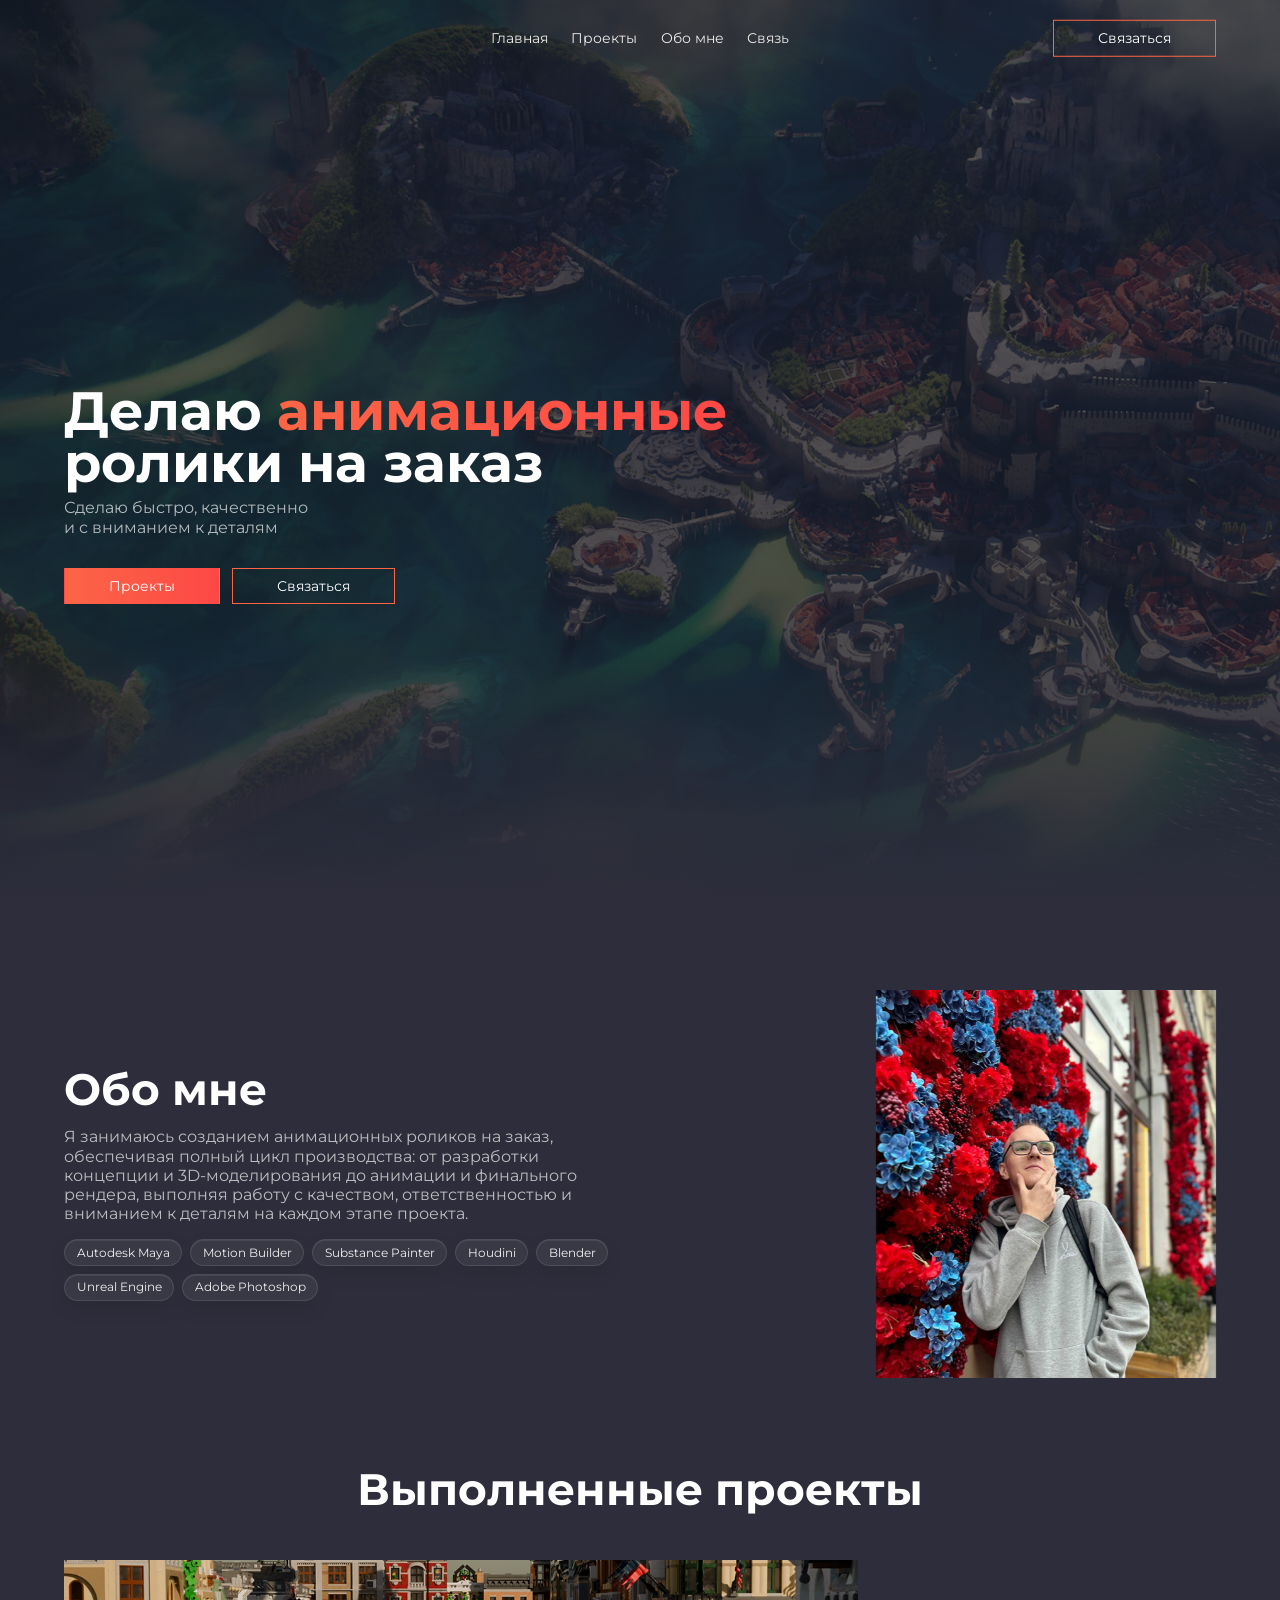
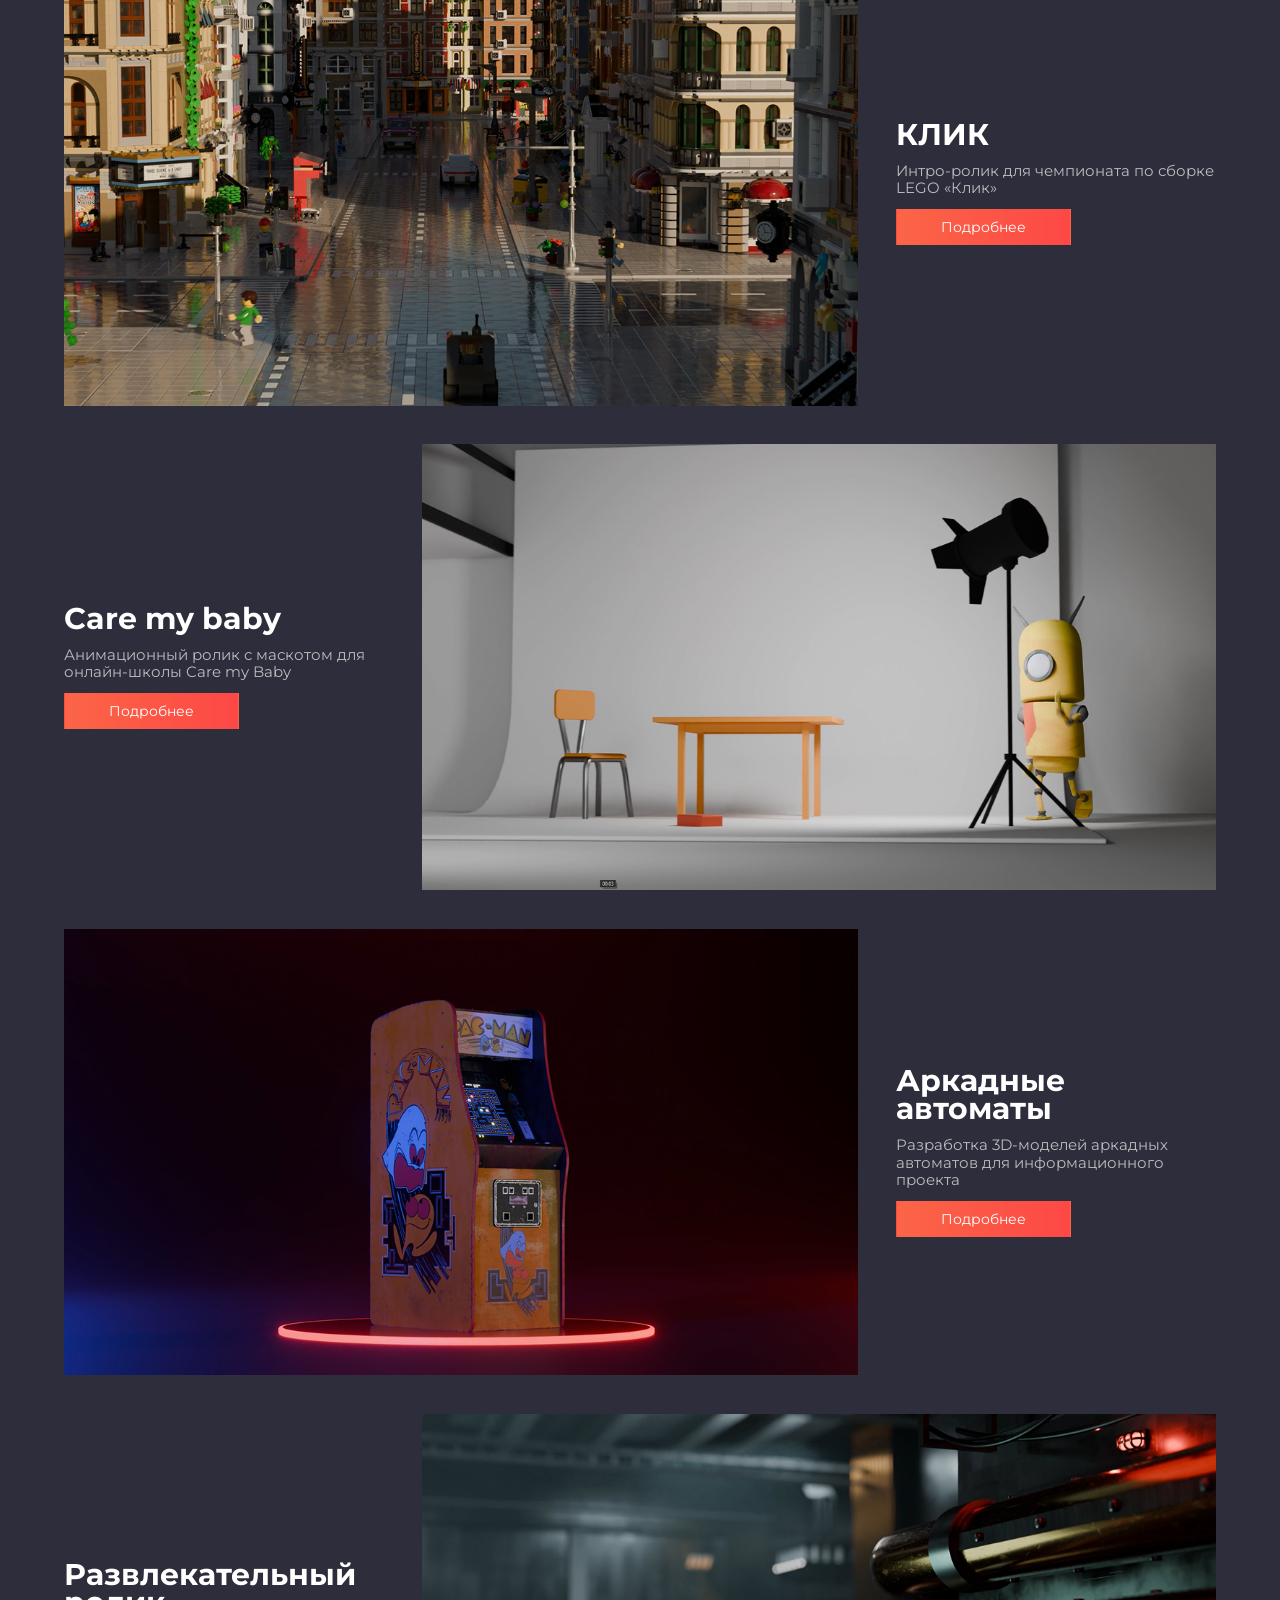
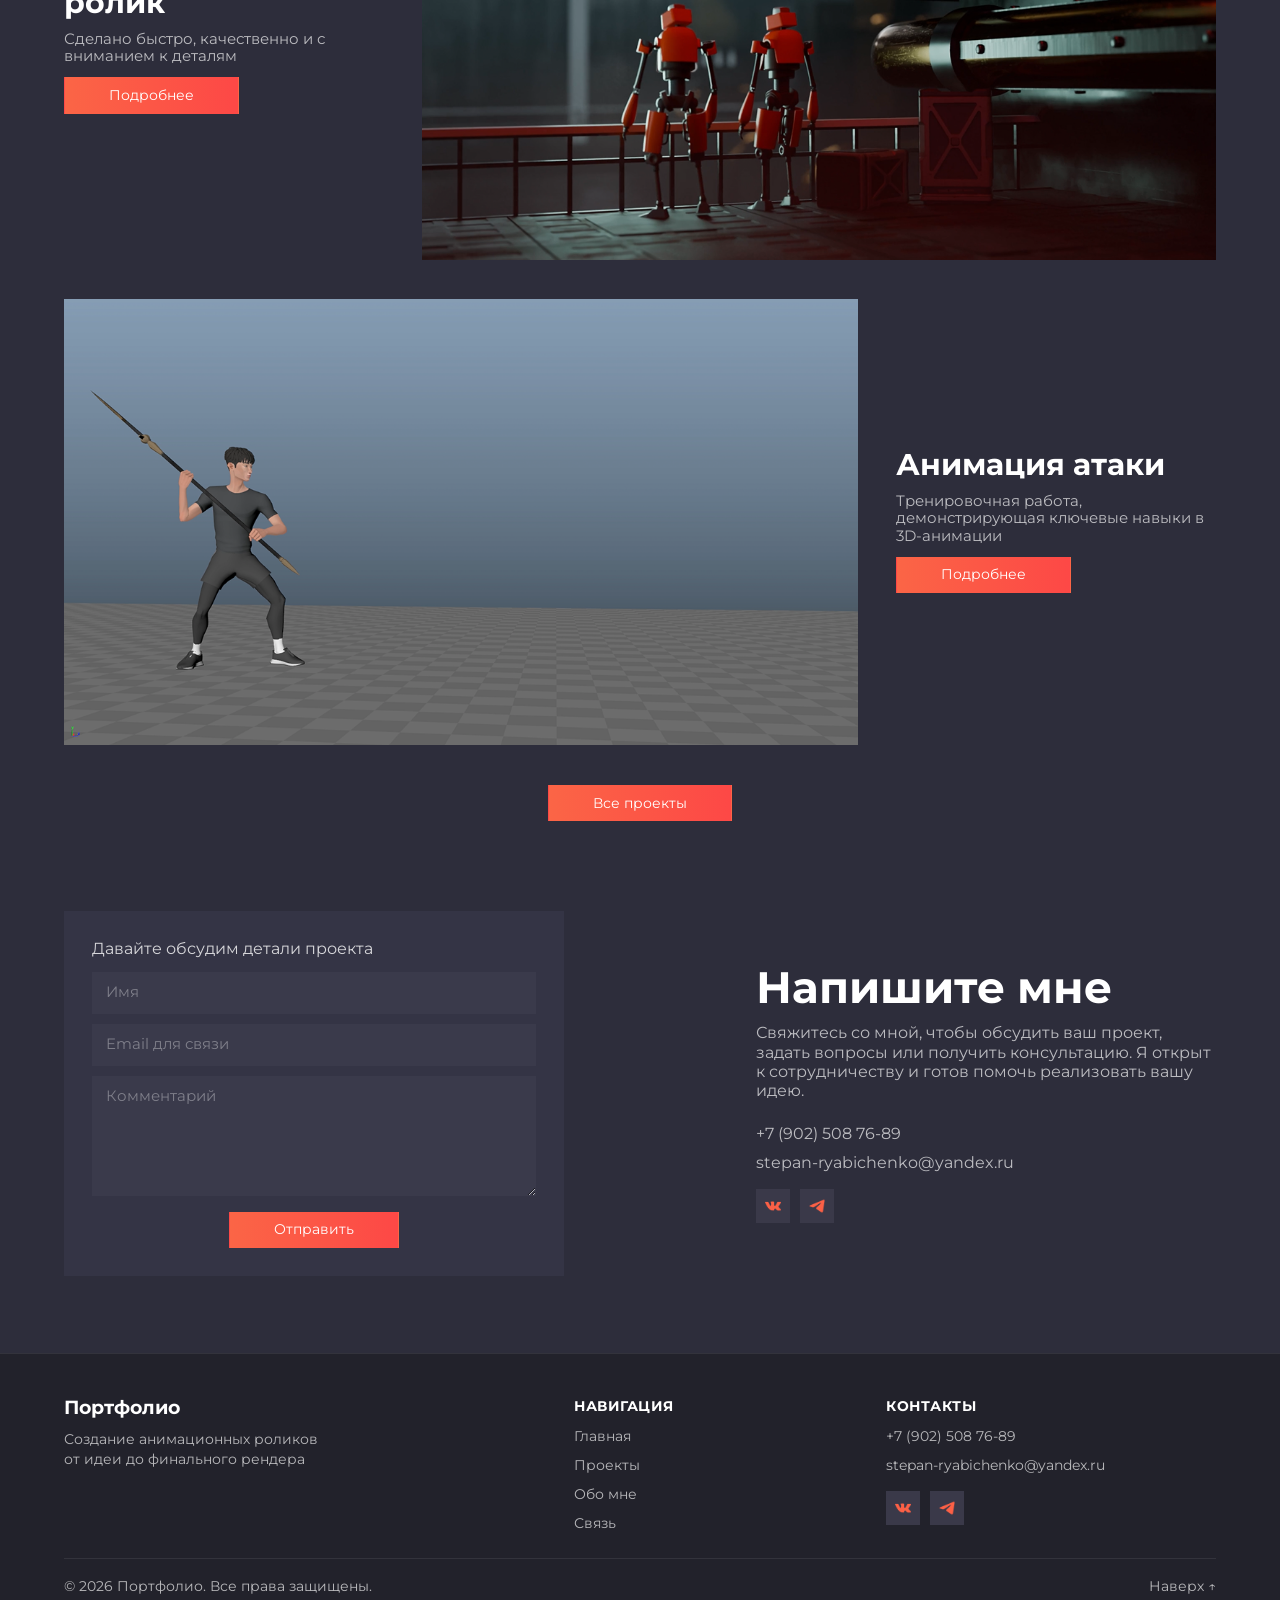
<file: index.html>
<!DOCTYPE html>
<html lang="ru">
<head>
  <meta charset="UTF-8" />
  <meta name="viewport" content="width=device-width, initial-scale=1.0" />
  <title>Портфолио 3D-аниматора</title>

  <link rel="preconnect" href="https://fonts.googleapis.com">
  <link rel="preconnect" href="https://fonts.gstatic.com" crossorigin>
  <link href="https://fonts.googleapis.com/css2?family=Montserrat:wght@400;700&display=swap" rel="stylesheet">

  <link rel="stylesheet" href="style.css" />
</head>
<body id="top">
<header class="site-header">
  <div class="container site-header__inner">
    <nav class="nav">
      <a href="#hero">Главная</a>
      <a href="cases.html">Проекты</a>
      <a href="#about">Обо мне</a>
      <a href="#contacts">Связь</a>
    </nav>
    <a class="btn btn--outline" href="#contacts">Связаться</a>
  </div>
</header>

<main>
  <section class="hero" id="hero">
    <div class="container">
      <div class="hero__content">
        <div class="hero__text reveal">
          <h1>
            Делаю <span class="text-gradient">анимационные</span><br>
            ролики на заказ
          </h1>
          <p class="hero__subtitle">
            Сделаю быстро, качественно<br>
            и с вниманием к деталям
          </p>
        </div>

        <div class="hero__actions reveal reveal-delay-1">
          <a class="btn" href="cases.html">Проекты</a>
          <a class="btn btn--outline" href="#contacts">Связаться</a>
        </div>
      </div>
    </div>
  </section>

  <section class="about section" id="about">
    <div class="container about__wrapper">
      <div class="about__content reveal-left">
        <h2>Обо мне</h2>
        <p>
          Я занимаюсь созданием анимационных роликов на заказ, обеспечивая полный
          цикл производства: от разработки концепции и 3D-моделирования до анимации
          и финального рендера, выполняя работу с качеством, ответственностью и
          вниманием к деталям на каждом этапе проекта.
        </p>

        <div class="skills">
          <span>Autodesk Maya</span>
          <span>Motion Builder</span>
          <span>Substance Painter</span>
          <span>Houdini</span>
          <span>Blender</span>
          <span>Unreal Engine</span>
          <span>Adobe Photoshop</span>
        </div>
      </div>

      <div class="about__image reveal-right">
        <img src="img/portrait.png" alt="Портрет">
      </div>
    </div>
  </section>

  <section class="projects section" id="projects">
    <div class="container">
      <h2 class="section-title reveal">Выполненные проекты</h2>

      <div class="projects-list">
        <article class="project reveal">
          <div class="project__image">
            <img src="img/project-01.png" alt="Проект КЛИК">
          </div>
          <div class="project__info">
            <h3>КЛИК</h3>
            <p>Интро-ролик для чемпионата по сборке LEGO «Клик»</p>
            <a class="btn" href="project-01.html">Подробнее</a>
          </div>
        </article>

        <article class="project project--reverse reveal">
          <div class="project__image">
            <img src="img/project-02.png" alt="Проект Care my baby">
          </div>
          <div class="project__info">
            <h3>Care my baby</h3>
            <p>Анимационный ролик с маскотом для онлайн-школы Care my Baby</p>
            <a class="btn" href="project-02.html">Подробнее</a>
          </div>
        </article>

        <article class="project reveal">
          <div class="project__image">
            <img src="img/project-03.png" alt="Аркадные автоматы">
          </div>
          <div class="project__info">
            <h3>Аркадные автоматы</h3>
            <p>Разработка 3D-моделей аркадных автоматов для информационного проекта</p>
            <a class="btn" href="project-03.html">Подробнее</a>
          </div>
        </article>

        <article class="project project--reverse reveal">
          <div class="project__image">
            <img src="img/project-04.png" alt="Развлекательный ролик">
          </div>
          <div class="project__info">
            <h3>Развлекательный ролик</h3>
            <p>Сделано быстро, качественно и с вниманием к деталям</p>
            <a class="btn" href="project-04.html">Подробнее</a>
          </div>
        </article>

        <article class="project reveal">
          <div class="project__image">
            <img src="img/project-05.png" alt="Анимационный ролик">
          </div>
          <div class="project__info">
            <h3>Анимация атаки</h3>
            <p>Тренировочная работа, демонстрирующая ключевые навыки в 3D-анимации</p>
            <a class="btn" href="project-05.html">Подробнее</a>
          </div>
        </article>
      </div>

      <div class="projects__actions reveal">
        <a class="btn" href="cases.html">Все проекты</a>
      </div>
    </div>
  </section>

  <section class="contacts section" id="contacts">
    <div class="container contacts__wrapper">
      <form id="contact-form" class="contact-form reveal-right">
        <p class="contact-form__title">Давайте обсудим детали проекта</p>

        <input type="text" id="name" name="name" placeholder="Имя" required>
        <input type="email" id="email" name="email" placeholder="Email для связи" required>
        <textarea id="message" name="message" placeholder="Комментарий" required></textarea>

        <button id="submit-btn" class="btn" type="submit">
          Отправить
        </button>
      </form>

      <div class="contacts__content reveal-left">
        <h2>Напишите мне</h2>
        <p>
          Свяжитесь со мной, чтобы обсудить ваш проект, задать вопросы или получить
          консультацию. Я открыт к сотрудничеству и готов помочь реализовать вашу идею.
        </p>

        <div class="contacts__info">
          <a href="tel:+79025087689">+7 (902) 508 76-89</a>
          <a href="mailto:stepan-ryabichenko@yandex.ru">stepan-ryabichenko@yandex.ru</a>

          <div class="socials">
            <a href="#" aria-label="VK">
              <img src="img/icon-01.png" alt="VK">
            </a>
            <a href="#" aria-label="Telegram">
              <img src="img/icon-02.png" alt="Telegram">
            </a>
          </div>
        </div>
      </div>
    </div>
  </section>
</main>

<footer class="footer">
  <div class="container footer__inner">
    <div class="footer__top">
      <div class="footer__brand">
        <p class="footer__title">Портфолио</p>
        <p class="footer__text">
          Создание анимационных роликов<br>от идеи до финального рендера
        </p>
      </div>

      <div class="footer__column">
        <p class="footer__heading">Навигация</p>
        <nav class="footer__nav">
          <a href="#hero">Главная</a>
          <a href="cases.html">Проекты</a>
          <a href="#about">Обо мне</a>
          <a href="#contacts">Связь</a>
        </nav>
      </div>

      <div class="footer__column">
        <p class="footer__heading">Контакты</p>
        <div class="footer__contacts">
          <a href="tel:+79025087689">+7 (902) 508 76-89</a>
          <a href="mailto:stepan-ryabichenko@yandex.ru">stepan-ryabichenko@yandex.ru</a>

          <div class="socials footer__socials">
            <a href="#" aria-label="VK">
              <img src="img/icon-01.png" alt="VK">
            </a>
            <a href="#" aria-label="Telegram">
              <img src="img/icon-02.png" alt="Telegram">
            </a>
          </div>
        </div>
      </div>
    </div>

    <div class="footer__bottom">
      <p>© 2026 Портфолио. Все права защищены.</p>
      <a class="footer__back" href="#top">Наверх ↑</a>
    </div>
  </div>
</footer>

<script src="script4.js"></script>
<script src="scroll-animations.js"></script>
</body>
</html>
</file>
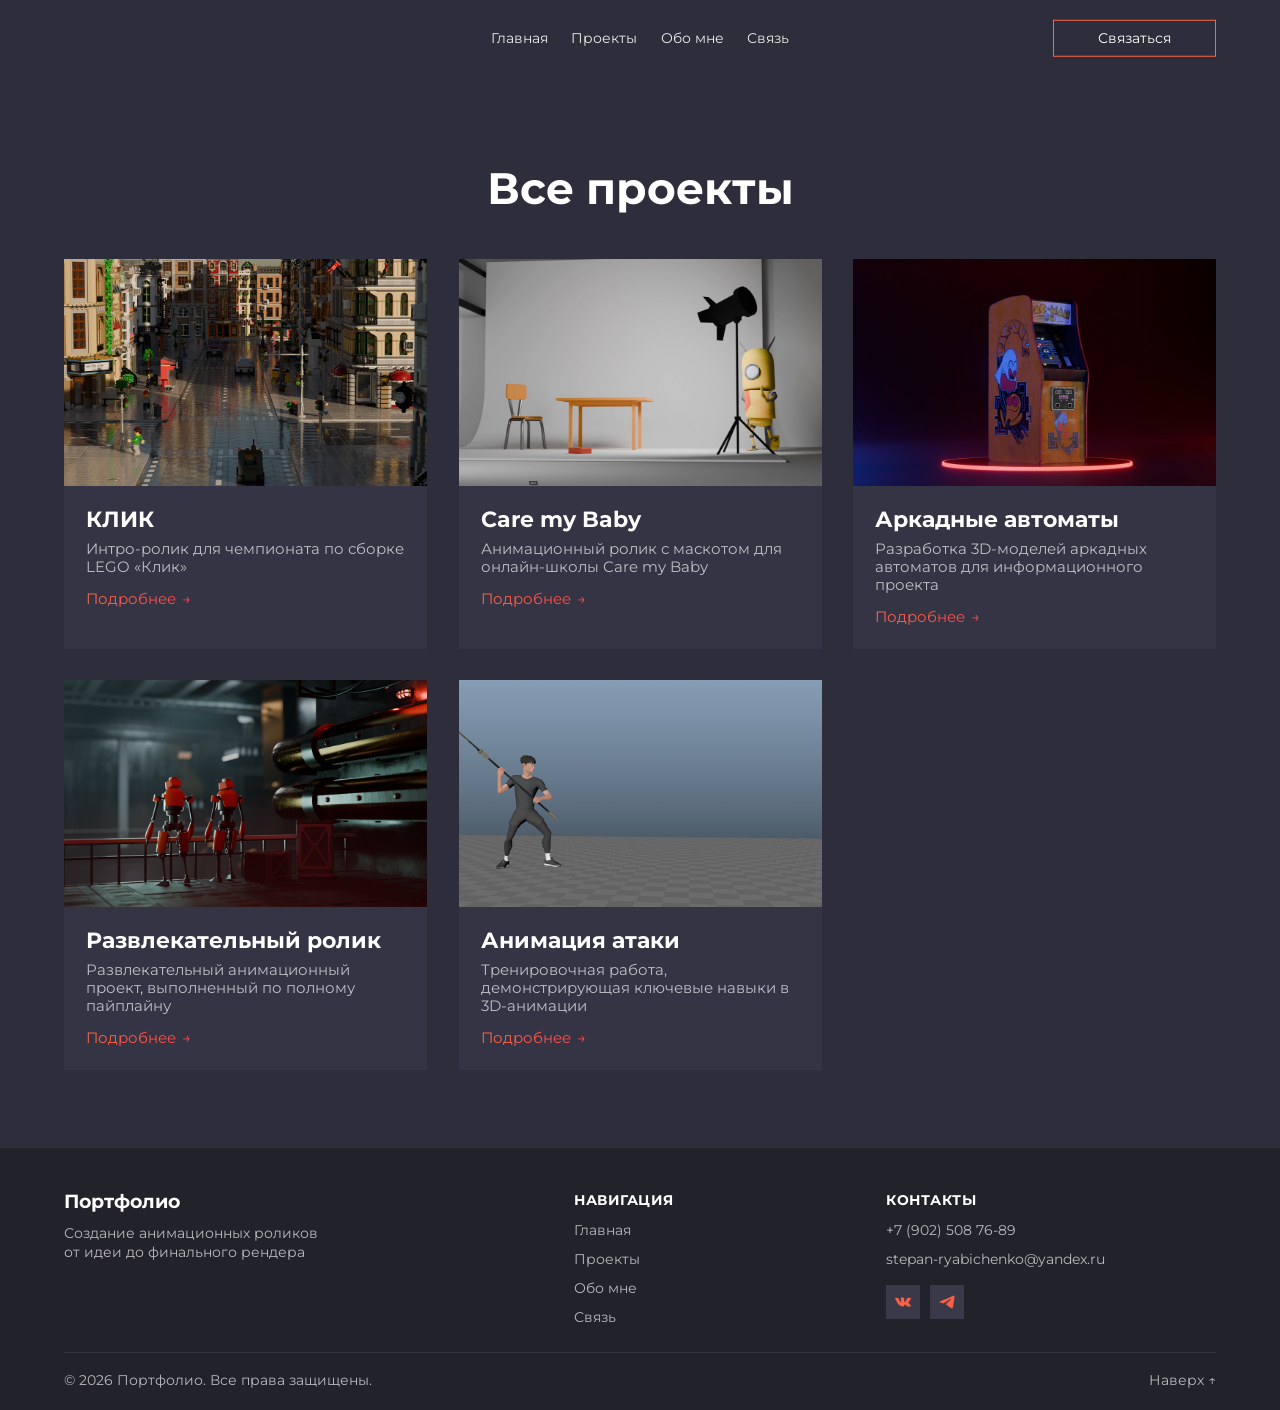
<file: cases.html>
<!DOCTYPE html>
<html lang="ru">
<head>
  <meta charset="UTF-8" />
  <meta name="viewport" content="width=device-width, initial-scale=1.0" />
  <title>Проекты — Портфолио 3D-аниматора</title>

  <link rel="preconnect" href="https://fonts.googleapis.com">
  <link rel="preconnect" href="https://fonts.gstatic.com" crossorigin>
  <link href="https://fonts.googleapis.com/css2?family=Montserrat:wght@400;700&display=swap" rel="stylesheet">

  <link rel="stylesheet" href="style.css" />
</head>
<body id="top">

<header class="site-header site-header--static">
  <div class="container site-header__inner">
    <nav class="nav">
      <a href="index.html#hero">Главная</a>
      <a href="cases.html">Проекты</a>
      <a href="index.html#about">Обо мне</a>
      <a href="index.html#contacts">Связь</a>
    </nav>
    <a class="btn btn--outline" href="index.html#contacts">Связаться</a>
  </div>
</header>

<main class="cases-page">
  <section class="cases section">
    <div class="container">
      <h1 class="section-title reveal">Все проекты</h1>

      <div class="cases-grid">
        <a class="case-card reveal reveal-delay-1" href="project-01.html">
          <div class="case-card__image">
            <img src="img/project-01.png" alt="Проект КЛИК">
          </div>
          <div class="case-card__content">
            <h2 class="case-card__title">КЛИК</h2>
            <p class="case-card__text">
              Интро-ролик для чемпионата по сборке LEGO «Клик»
            </p>
            <span class="case-card__more">
              <span class="case-card__more-text">Подробнее</span>
            </span>
          </div>
        </a>

        <a class="case-card reveal reveal-delay-2" href="project-02.html">
          <div class="case-card__image">
            <img src="img/project-02.png" alt="Проект Care my Baby">
          </div>
          <div class="case-card__content">
            <h2 class="case-card__title">Care my Baby</h2>
            <p class="case-card__text">
              Анимационный ролик с маскотом для онлайн-школы Care my Baby
            </p>
            <span class="case-card__more">
              <span class="case-card__more-text">Подробнее</span>
            </span>
          </div>
        </a>

        <a class="case-card reveal reveal-delay-3" href="project-03.html">
          <div class="case-card__image">
            <img src="img/project-03.png" alt="Аркадные автоматы">
          </div>
          <div class="case-card__content">
            <h2 class="case-card__title">Аркадные автоматы</h2>
            <p class="case-card__text">
              Разработка 3D-моделей аркадных автоматов для информационного проекта
            </p>
            <span class="case-card__more">
              <span class="case-card__more-text">Подробнее</span>
            </span>
          </div>
        </a>

        <a class="case-card reveal reveal-delay-1" href="project-04.html">
          <div class="case-card__image">
            <img src="img/project-04.png" alt="Развлекательный ролик">
          </div>
          <div class="case-card__content">
            <h2 class="case-card__title">Развлекательный ролик</h2>
            <p class="case-card__text">
              Развлекательный анимационный проект, выполненный по полному пайплайну
            </p>
            <span class="case-card__more">
              <span class="case-card__more-text">Подробнее</span>
            </span>
          </div>
        </a>

        <a class="case-card reveal reveal-delay-2" href="project-05.html">
          <div class="case-card__image">
            <img src="img/project-05.png" alt="Анимация атаки">
          </div>
          <div class="case-card__content">
            <h2 class="case-card__title">Анимация атаки</h2>
            <p class="case-card__text">
              Тренировочная работа, демонстрирующая ключевые навыки в 3D-анимации
            </p>
            <span class="case-card__more">
              <span class="case-card__more-text">Подробнее</span>
            </span>
          </div>
        </a>
      </div>
    </div>
  </section>
</main>

<footer class="footer">
  <div class="container footer__inner">
    <div class="footer__top">
      <div class="footer__brand">
        <p class="footer__title">Портфолио</p>
        <p class="footer__text">
          Создание анимационных роликов<br>от идеи до финального рендера
        </p>
      </div>

      <div class="footer__column">
        <p class="footer__heading">Навигация</p>
        <nav class="footer__nav">
          <a href="index.html#hero">Главная</a>
          <a href="cases.html">Проекты</a>
          <a href="index.html#about">Обо мне</a>
          <a href="index.html#contacts">Связь</a>
        </nav>
      </div>

      <div class="footer__column">
        <p class="footer__heading">Контакты</p>
        <div class="footer__contacts">
          <a href="tel:+79025087689">+7 (902) 508 76-89</a>
          <a href="mailto:stepan-ryabichenko@yandex.ru">stepan-ryabichenko@yandex.ru</a>

          <div class="socials footer__socials">
            <a href="#" aria-label="VK">
              <img src="img/icon-01.png" alt="VK">
            </a>
            <a href="#" aria-label="Telegram">
              <img src="img/icon-02.png" alt="Telegram">
            </a>
          </div>
        </div>
      </div>
    </div>

    <div class="footer__bottom">
      <p>© 2026 Портфолио. Все права защищены.</p>
      <a class="footer__back" href="#top">Наверх ↑</a>
    </div>
  </div>
</footer>

<script src="scroll-animations.js"></script>
</body>
</html>
</file>
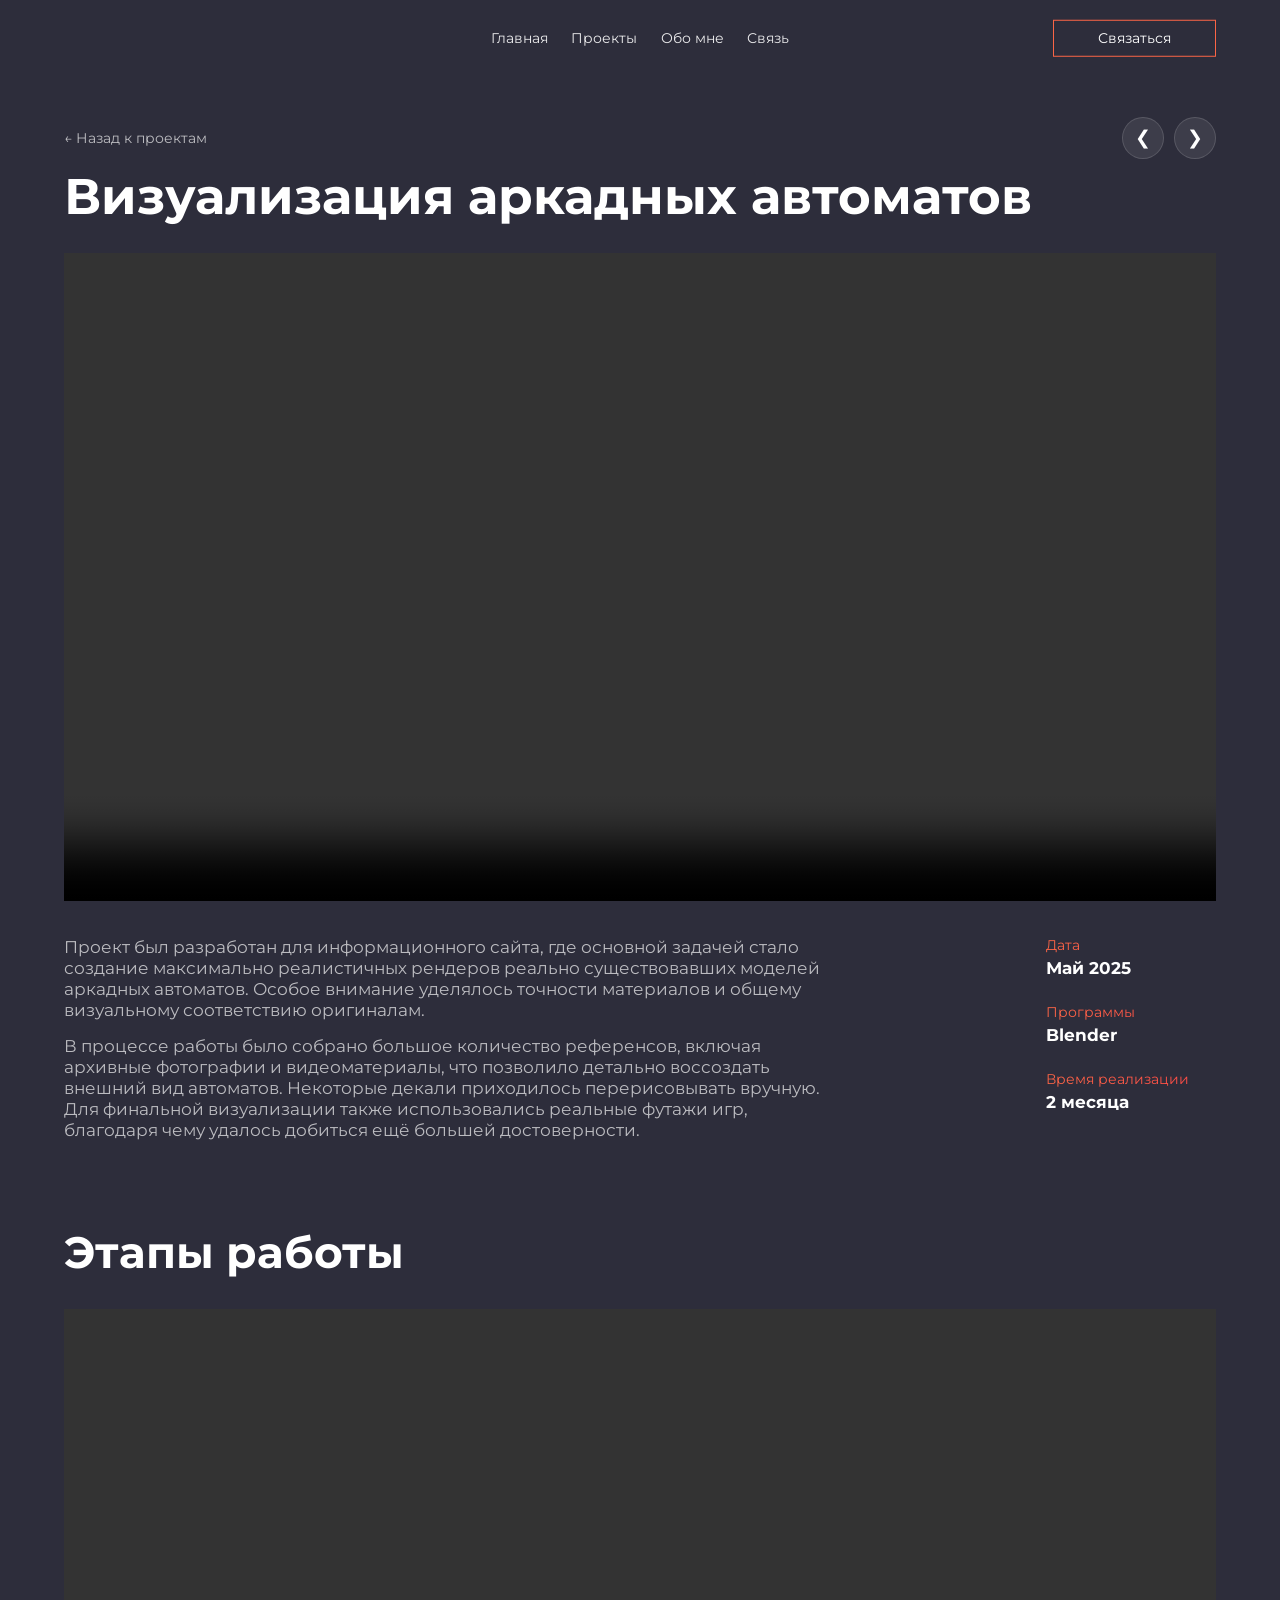
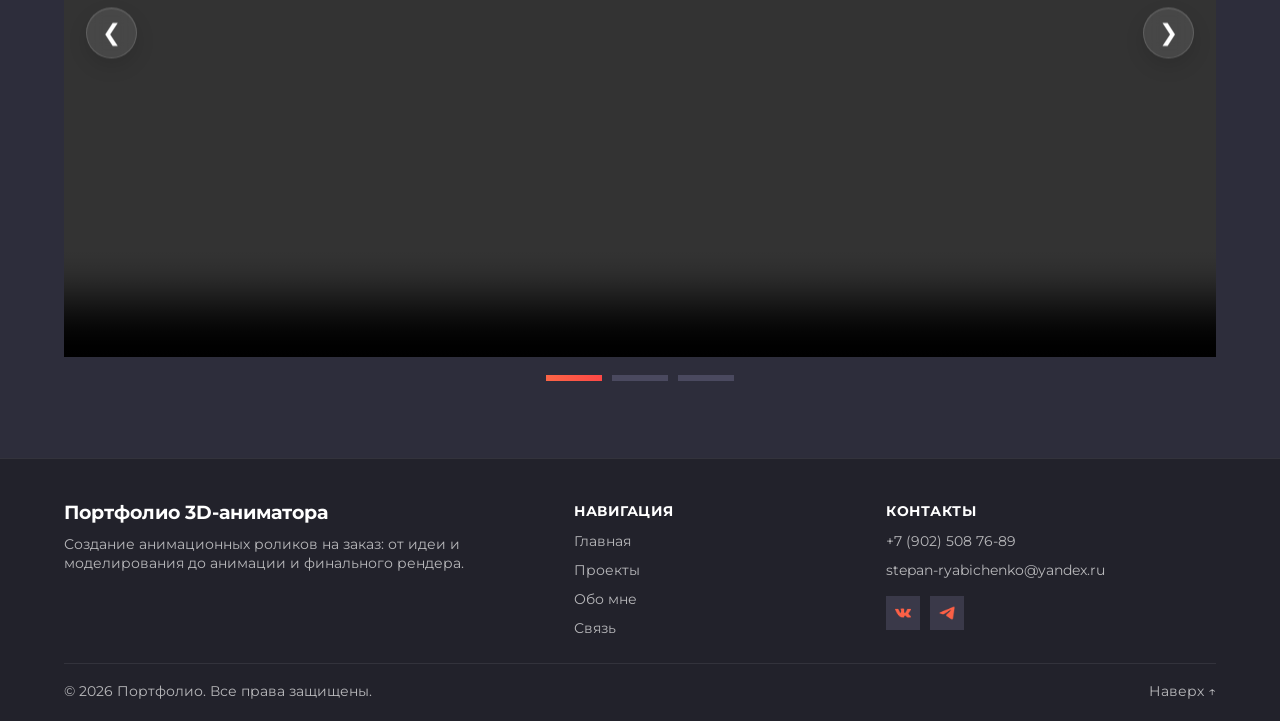
<file: project-03.html>
<!DOCTYPE html>
<html lang="ru">
<head>
  <meta charset="UTF-8" />
  <meta name="viewport" content="width=device-width, initial-scale=1.0" />
  <title>Визуализация аркадных автоматов</title>

  <link rel="preconnect" href="https://fonts.googleapis.com">
  <link rel="preconnect" href="https://fonts.gstatic.com" crossorigin>
  <link href="https://fonts.googleapis.com/css2?family=Montserrat:wght@400;700&display=swap" rel="stylesheet">

  <link rel="stylesheet" href="style.css" />
</head>
<body id="top">
  <header class="site-header site-header--static">
    <div class="container site-header__inner">
      <nav class="nav">
        <a href="index.html#hero">Главная</a>
        <a href="cases.html">Проекты</a>
        <a href="index.html#about">Обо мне</a>
        <a href="index.html#contacts">Связь</a>
      </nav>
      <a class="btn btn--outline" href="index.html#contacts">Связаться</a>
    </div>
  </header>

  <main class="project-page">
    <section class="project-detail section project-detail--first">
      <div class="container">
        <div class="project-detail__nav">
          <a class="project-back" href="cases.html">← Назад к проектам</a>

          <div class="project-switch">
            <a class="project-switch__arrow" href="project-02.html" aria-label="Предыдущий проект">
              &#10094;
            </a>
            <a class="project-switch__arrow" href="project-04.html" aria-label="Следующий проект">
              &#10095;
            </a>
          </div>
        </div>

        <h1 class="project-detail__title">Визуализация аркадных автоматов</h1>

        <div class="project-detail__hero">
          <video
            class="project-detail__main-video"
            src="video/video-main-03.mp4"
            autoplay
            muted
            loop
            playsinline
            controls
          ></video>
        </div>

        <div class="project-detail__info">
          <div class="project-detail__text">
            <p>
              Проект был разработан для информационного сайта, где основной задачей
              стало создание максимально реалистичных рендеров реально существовавших
              моделей аркадных автоматов. Особое внимание уделялось точности материалов
              и общему визуальному соответствию оригиналам.
            </p>

            <p>
              В процессе работы было собрано большое количество референсов, включая
              архивные фотографии и видеоматериалы, что позволило детально воссоздать
              внешний вид автоматов. Некоторые декали приходилось перерисовывать вручную.
              Для финальной визуализации также использовались реальные футажи игр,
              благодаря чему удалось добиться ещё большей достоверности.
            </p>
          </div>

          <aside class="project-detail__meta">
            <div class="project-meta-item">
              <span class="project-meta-item__label">Дата</span>
              <span class="project-meta-item__value">Май 2025</span>
            </div>

            <div class="project-meta-item">
              <span class="project-meta-item__label">Программы</span>
              <span class="project-meta-item__value">Blender</span>
            </div>

            <div class="project-meta-item">
              <span class="project-meta-item__label">Время реализации</span>
              <span class="project-meta-item__value">2 месяца</span>
            </div>
          </aside>
        </div>
      </div>
    </section>

    <section class="project-slider section">
      <div class="container">
        <h2 class="project-slider__title">Этапы работы</h2>

        <div
          class="slider"
          data-slider
          data-videos="video/video-03-01.mp4, video/video-03-02.mp4, video/video-main-03.mp4"
        >
          <div class="slider__viewport">
            <video
              class="slider__video"
              data-slider-video
              autoplay
              muted
              loop
              playsinline
              controls
            ></video>

            <button
              class="slider__arrow slider__arrow--prev"
              type="button"
              data-slider-prev
              aria-label="Предыдущий ролик"
            >
              &#10094;
            </button>

            <button
              class="slider__arrow slider__arrow--next"
              type="button"
              data-slider-next
              aria-label="Следующий ролик"
            >
              &#10095;
            </button>
          </div>

          <div class="slider__dots" data-slider-dots></div>
        </div>
      </div>
    </section>
  </main>

  <footer class="footer">
    <div class="container footer__inner">
      <div class="footer__top">
        <div class="footer__brand">
          <p class="footer__title">Портфолио 3D-аниматора</p>
          <p class="footer__text">
            Создание анимационных роликов на заказ: от идеи и моделирования
            до анимации и финального рендера.
          </p>
        </div>

        <div class="footer__column">
          <p class="footer__heading">Навигация</p>
          <nav class="footer__nav">
            <a href="index.html#hero">Главная</a>
            <a href="cases.html">Проекты</a>
            <a href="index.html#about">Обо мне</a>
            <a href="index.html#contacts">Связь</a>
          </nav>
        </div>

        <div class="footer__column">
          <p class="footer__heading">Контакты</p>
          <div class="footer__contacts">
            <a href="tel:+79025087689">+7 (902) 508 76-89</a>
            <a href="mailto:stepan-ryabichenko@yandex.ru">stepan-ryabichenko@yandex.ru</a>

            <div class="socials footer__socials">
              <a href="#" aria-label="VK">
                <img src="img/icon-01.png" alt="VK">
              </a>
              <a href="#" aria-label="Telegram">
                <img src="img/icon-02.png" alt="Telegram">
              </a>
            </div>
          </div>
        </div>
      </div>

      <div class="footer__bottom">
        <p>© 2026 Портфолио. Все права защищены.</p>
        <a class="footer__back" href="#top">Наверх ↑</a>
      </div>
    </div>
  </footer>

  <script src="script.js"></script>
</body>
</html>
</file>
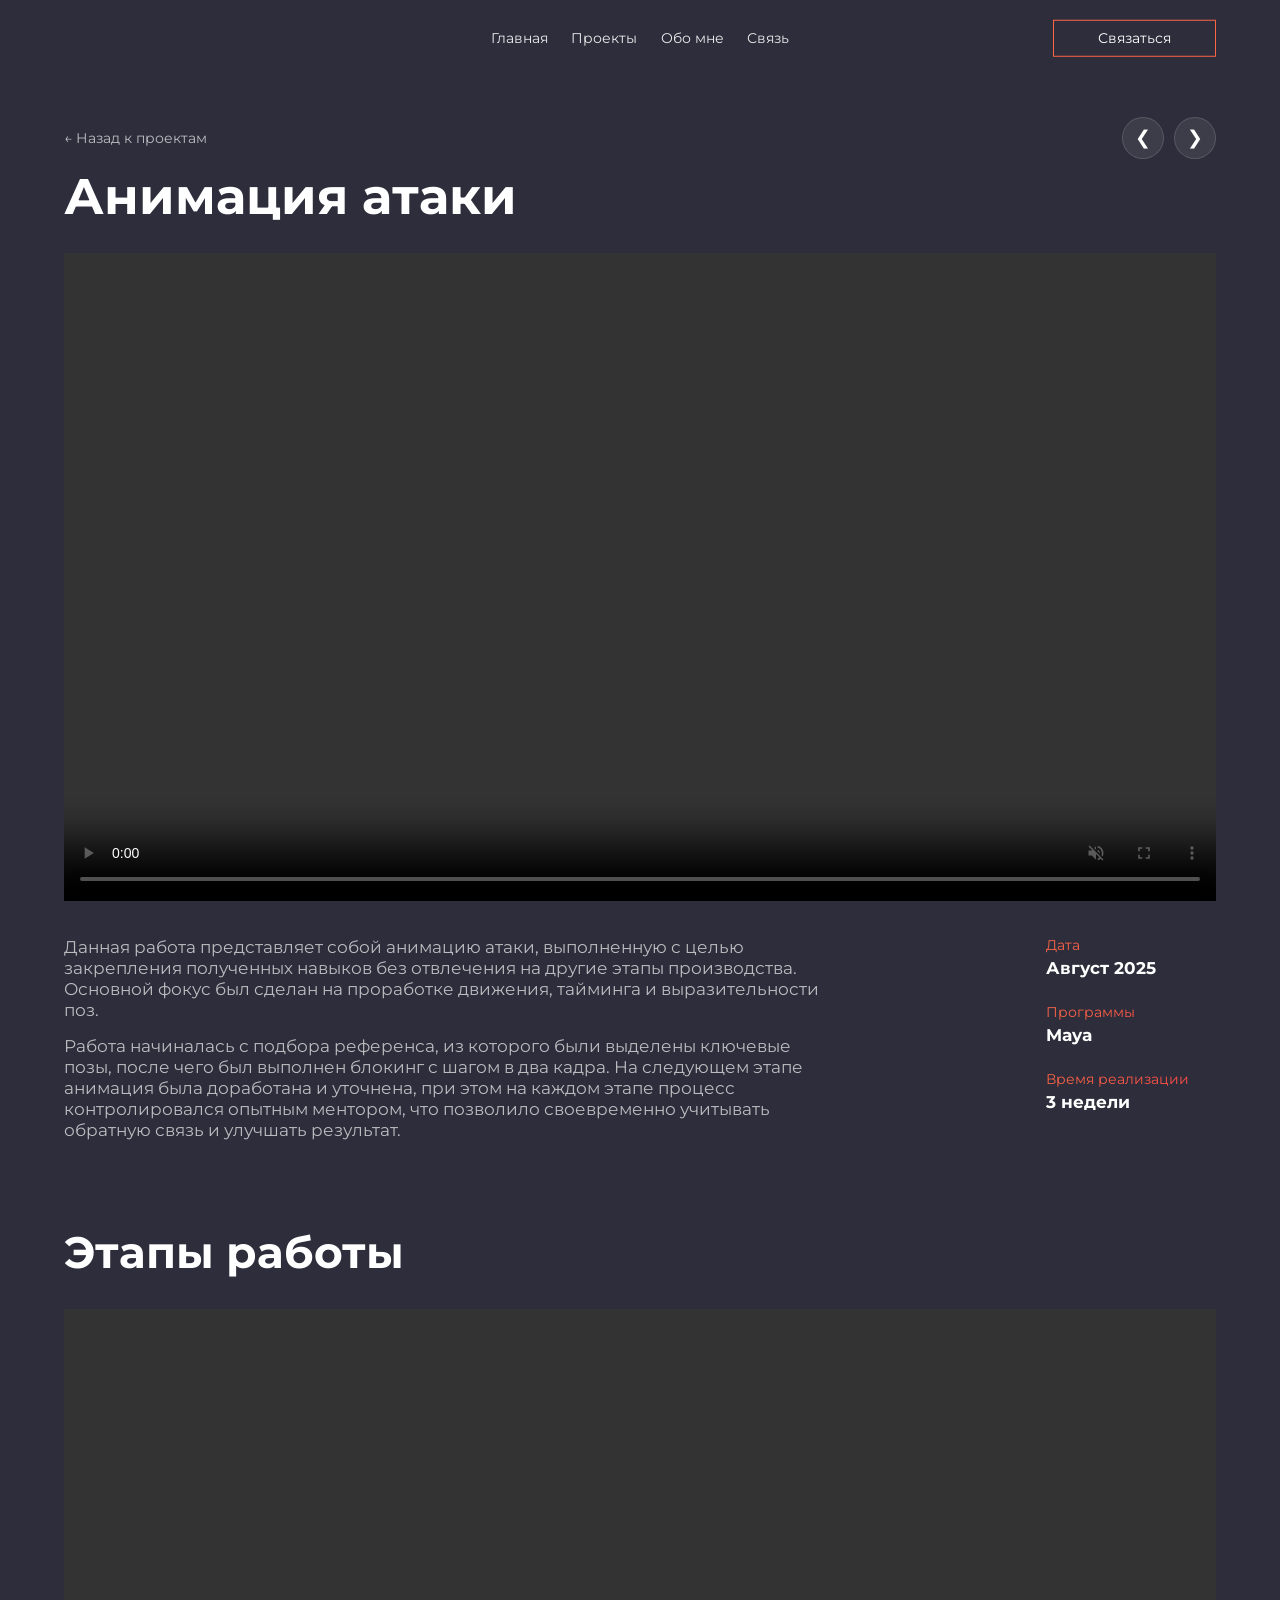
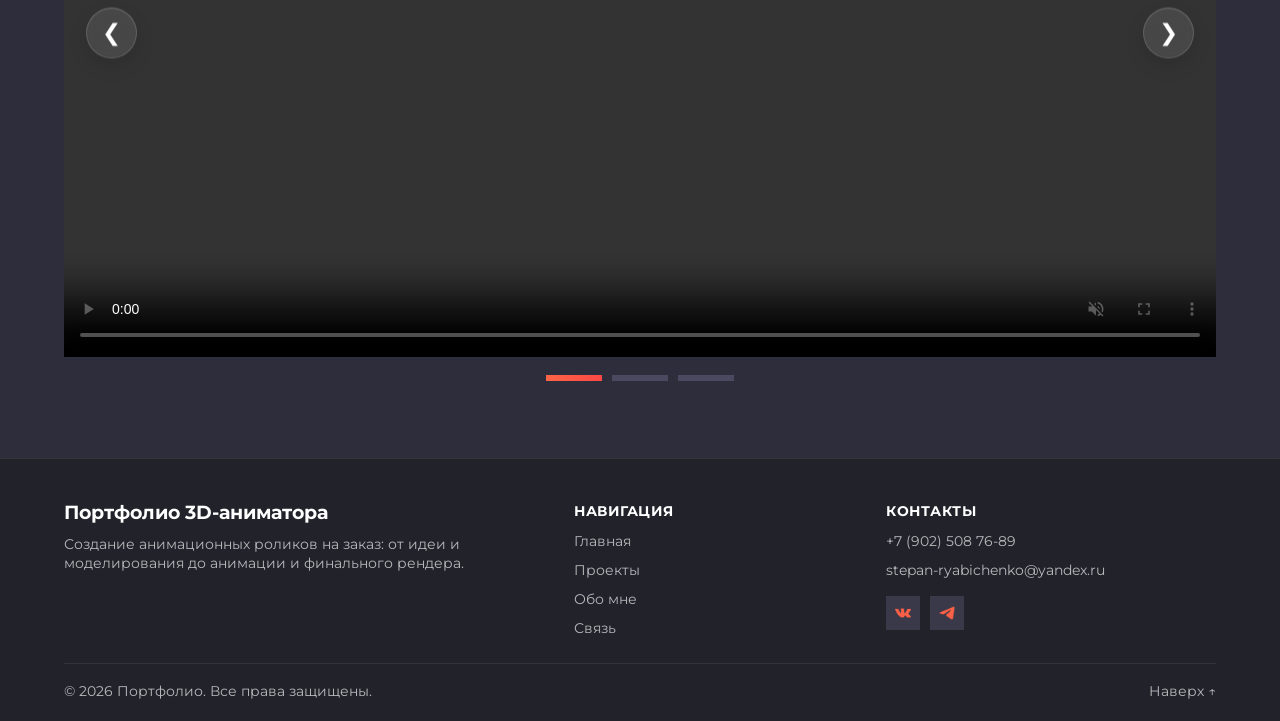
<file: project-05.html>
<!DOCTYPE html>
<html lang="ru">
<head>
  <meta charset="UTF-8" />
  <meta name="viewport" content="width=device-width, initial-scale=1.0" />
  <title>Анимация атаки</title>

  <link rel="preconnect" href="https://fonts.googleapis.com">
  <link rel="preconnect" href="https://fonts.gstatic.com" crossorigin>
  <link href="https://fonts.googleapis.com/css2?family=Montserrat:wght@400;700&display=swap" rel="stylesheet">

  <link rel="stylesheet" href="style.css" />
</head>
<body id="top">
  <header class="site-header site-header--static">
    <div class="container site-header__inner">
      <nav class="nav">
        <a href="index.html#hero">Главная</a>
        <a href="cases.html">Проекты</a>
        <a href="index.html#about">Обо мне</a>
        <a href="index.html#contacts">Связь</a>
      </nav>
      <a class="btn btn--outline" href="index.html#contacts">Связаться</a>
    </div>
  </header>

  <main class="project-page">
    <section class="project-detail section project-detail--first">
      <div class="container">
        <div class="project-detail__nav">
          <a class="project-back" href="cases.html">← Назад к проектам</a>

          <div class="project-switch">
            <a class="project-switch__arrow" href="project-04.html" aria-label="Предыдущий проект">
              &#10094;
            </a>
            <a class="project-switch__arrow" href="project-01.html" aria-label="Следующий проект">
              &#10095;
            </a>
          </div>
        </div>

        <h1 class="project-detail__title">Анимация атаки</h1>

        <div class="project-detail__hero">
          <video
            class="project-detail__main-video"
            src="video/video-main-05.mp4"
            autoplay
            muted
            loop
            playsinline
            controls
          ></video>
        </div>

        <div class="project-detail__info">
          <div class="project-detail__text">
            <p>
              Данная работа представляет собой анимацию атаки, выполненную с целью
              закрепления полученных навыков без отвлечения на другие этапы производства.
              Основной фокус был сделан на проработке движения, тайминга и выразительности поз.
            </p>

            <p>
              Работа начиналась с подбора референса, из которого были выделены ключевые
              позы, после чего был выполнен блокинг с шагом в два кадра. На следующем
              этапе анимация была доработана и уточнена, при этом на каждом этапе процесс
              контролировался опытным ментором, что позволило своевременно учитывать
              обратную связь и улучшать результат.
            </p>
          </div>

          <aside class="project-detail__meta">
            <div class="project-meta-item">
              <span class="project-meta-item__label">Дата</span>
              <span class="project-meta-item__value">Август 2025</span>
            </div>

            <div class="project-meta-item">
              <span class="project-meta-item__label">Программы</span>
              <span class="project-meta-item__value">Maya</span>
            </div>

            <div class="project-meta-item">
              <span class="project-meta-item__label">Время реализации</span>
              <span class="project-meta-item__value">3 недели</span>
            </div>
          </aside>
        </div>
      </div>
    </section>

    <section class="project-slider section">
      <div class="container">
        <h2 class="project-slider__title">Этапы работы</h2>

        <div
          class="slider"
          data-slider
          data-videos="video/video-05-01.mp4, video/video-05-02.mp4, video/video-main-05.mp4"
        >
          <div class="slider__viewport">
            <video
              class="slider__video"
              data-slider-video
              autoplay
              muted
              loop
              playsinline
              controls
            ></video>

            <button
              class="slider__arrow slider__arrow--prev"
              type="button"
              data-slider-prev
              aria-label="Предыдущий ролик"
            >
              &#10094;
            </button>

            <button
              class="slider__arrow slider__arrow--next"
              type="button"
              data-slider-next
              aria-label="Следующий ролик"
            >
              &#10095;
            </button>
          </div>

          <div class="slider__dots" data-slider-dots></div>
        </div>
      </div>
    </section>
  </main>

  <footer class="footer">
    <div class="container footer__inner">
      <div class="footer__top">
        <div class="footer__brand">
          <p class="footer__title">Портфолио 3D-аниматора</p>
          <p class="footer__text">
            Создание анимационных роликов на заказ: от идеи и моделирования
            до анимации и финального рендера.
          </p>
        </div>

        <div class="footer__column">
          <p class="footer__heading">Навигация</p>
          <nav class="footer__nav">
            <a href="index.html#hero">Главная</a>
            <a href="cases.html">Проекты</a>
            <a href="index.html#about">Обо мне</a>
            <a href="index.html#contacts">Связь</a>
          </nav>
        </div>

        <div class="footer__column">
          <p class="footer__heading">Контакты</p>
          <div class="footer__contacts">
            <a href="tel:+79025087689">+7 (902) 508 76-89</a>
            <a href="mailto:stepan-ryabichenko@yandex.ru">stepan-ryabichenko@yandex.ru</a>

            <div class="socials footer__socials">
              <a href="#" aria-label="VK">
                <img src="img/icon-01.png" alt="VK">
              </a>
              <a href="#" aria-label="Telegram">
                <img src="img/icon-02.png" alt="Telegram">
              </a>
            </div>
          </div>
        </div>
      </div>

      <div class="footer__bottom">
        <p>© 2026 Портфолио. Все права защищены.</p>
        <a class="footer__back" href="#top">Наверх ↑</a>
      </div>
    </div>
  </footer>

  <script src="script.js"></script>
</body>
</html>
</file>
<file: style.css>
:root {
  --bg-color: #2d2d3b;
  --card-color: #343445;
  --footer-color: #22222b;
  --icon-bg: #3a3949;

  --text-color: #ffffff;
  --text-muted: rgba(255, 255, 255, 0.8);
  --text-soft: rgba(255, 255, 255, 0.68);

  --gradient-start: #fb6546;
  --gradient-end: #fd4846;

  --container-width: min(90vw, 1200px);

  --section-gap: clamp(56px, 7vw, 96px);
  --title-text-gap: 10px;
  --hero-gap: 32px;

  --transition: 0.25s ease;
}

* {
  margin: 0;
  padding: 0;
  box-sizing: border-box;
}

html {
  scroll-behavior: smooth;
  font-size: 16px;
  height: 100%;
}

body {
  min-height: 100%;
  font-family: "Montserrat", Arial, sans-serif;
  font-weight: 400;
  background-color: var(--bg-color);
  color: var(--text-color);
  line-height: 1.2;
}

img {
  display: block;
  width: 100%;
  height: auto;
}

a {
  color: inherit;
  text-decoration: none;
}

button,
input,
textarea {
  font: inherit;
  color: inherit;
}

.container {
  width: var(--container-width);
  margin: 0 auto;
}

.section {
  margin-top: var(--section-gap);
}

/* HEADER */

.site-header {
  position: absolute;
  top: 0;
  left: 0;
  width: 100%;
  z-index: 5;
}

.site-header__inner {
  display: flex;
  justify-content: center;
  align-items: center;
  gap: clamp(22px, 2vw, 36px);
  padding: clamp(20px, 2.5vw, 30px) 0;
  position: relative;
}

.nav {
  display: flex;
  align-items: center;
  gap: clamp(16px, 1.8vw, 26px);
  flex-wrap: wrap;
}

.nav a {
  font-size: clamp(0.8rem, 0.75rem + 0.15vw, 0.95rem);
  font-weight: 400;
  color: rgba(255, 255, 255, 0.9);
  transition: opacity var(--transition);
}

.nav a:hover {
  opacity: 0.75;
}

/* BUTTONS */

.btn {
  display: inline-flex;
  justify-content: center;
  align-items: center;
  padding: 0.625em 3.125em;
  background: linear-gradient(to right, var(--gradient-start), var(--gradient-end));
  color: var(--text-color);
  border: 1px solid transparent;
  cursor: pointer;
  font-size: clamp(0.8rem, 0.76rem + 0.15vw, 0.95rem);
  font-weight: 400;
  transition:
    filter var(--transition),
    transform var(--transition),
    background var(--transition),
    border-color var(--transition),
    box-shadow var(--transition);
}

.btn:hover {
  filter: brightness(0.84);
  color: var(--text-color);
}

.btn:active {
  filter: brightness(0.72);
  transform: translateY(1px);
  color: var(--text-color);
}

.btn--outline {
  background: transparent;
  border: 1px solid var(--gradient-start);
  color: var(--text-color);
}

.btn--outline:hover {
  background: linear-gradient(to right, var(--gradient-start), var(--gradient-end));
  border-color: transparent;
  filter: brightness(0.84);
  color: var(--text-color);
}

.btn--outline:active {
  background: linear-gradient(to right, var(--gradient-start), var(--gradient-end));
  border-color: transparent;
  filter: brightness(0.72);
  transform: translateY(1px);
  color: var(--text-color);
}

.site-header .btn {
  position: absolute;
  right: 0;
  top: 50%;
  transform: translateY(-50%);
}

/* HERO */

.hero {
  min-height: 100vh;
  display: flex;
  align-items: center;
  background:
    linear-gradient(rgba(20, 22, 32, 0.35), rgba(20, 22, 32, 0.45)),
    url("img/main.png") center / cover no-repeat;
  position: relative;
}

.hero::after {
  content: "";
  position: absolute;
  inset: 0;
  background: linear-gradient(to bottom, rgba(45, 45, 59, 0) 72%, var(--bg-color) 100%);
}

.hero .container {
  position: relative;
  z-index: 2;
}

.hero__content {
  max-width: min(100%, 820px);
  display: flex;
  flex-direction: column;
  align-items: flex-start;
  gap: var(--hero-gap);
  padding-top: clamp(70px, 7vw, 110px);
}

.hero__text {
  display: flex;
  flex-direction: column;
  gap: var(--title-text-gap);
}

.hero h1 {
  font-size: clamp(2.45rem, 1.8rem + 2vw, 4rem);
  font-weight: 700;
  line-height: 0.95;
  max-width: none;
}

.hero__subtitle {
  font-size: clamp(0.9rem, 0.82rem + 0.25vw, 1rem);
  font-weight: 400;
  color: var(--text-soft);
  line-height: 1.2;
}

.hero__actions {
  display: flex;
  align-items: center;
  gap: 12px;
  flex-wrap: wrap;
}

.text-gradient {
  background: linear-gradient(to right, var(--gradient-start), var(--gradient-end));
  -webkit-background-clip: text;
  -webkit-text-fill-color: transparent;
}

/* TITLES */

.section-title,
.about h2,
.contacts h2 {
  font-size: clamp(2rem, 1.5rem + 1.6vw, 3rem);
  font-weight: 700;
  line-height: 1;
}

.section-title {
  text-align: center;
  margin-bottom: clamp(30px, 4vw, 48px);
}

/* PROJECTS */

.projects-list {
  display: flex;
  flex-direction: column;
  gap: clamp(28px, 3vw, 46px);
}

.project {
  display: flex;
  align-items: center;
  justify-content: space-between;
  gap: clamp(20px, 3vw, 42px);
}

.project--reverse {
  flex-direction: row-reverse;
}

.project__image,
.project__info {
  flex: 1 1 0;
}

.project__image img {
  aspect-ratio: 16 / 9;
  object-fit: cover;
}

.project__info {
  max-width: 320px;
  display: flex;
  flex-direction: column;
  align-items: flex-start;
  gap: 12px;
}

.project__info h3 {
  font-size: clamp(1.5rem, 1.15rem + 0.9vw, 2rem);
  font-weight: 700;
  line-height: 0.95;
}

.project__info p {
  font-size: clamp(0.85rem, 0.8rem + 0.2vw, 1rem);
  font-weight: 400;
  color: var(--text-soft);
  line-height: 1.15;
}

.projects__actions {
  display: flex;
  justify-content: center;
  margin-top: clamp(28px, 4vw, 40px);
}

/* ABOUT */

.about__wrapper {
  display: flex;
  justify-content: space-between;
  align-items: center;
  gap: clamp(24px, 4vw, 54px);
}

.about__content,
.about__image {
  flex: 1 1 0;
}

.about__content {
  max-width: 560px;
  display: flex;
  flex-direction: column;
  gap: 16px;
}

.about__content p {
  font-size: clamp(0.9rem, 0.84rem + 0.2vw, 1rem);
  font-weight: 400;
  color: var(--text-soft);
  line-height: 1.2;
}

.skills {
  display: flex;
  flex-wrap: wrap;
  gap: 8px;
}

.skills span {
  display: inline-flex;
  align-items: center;
  justify-content: center;
  padding: 0.42em 0.95em;
  font-size: clamp(0.68rem, 0.64rem + 0.15vw, 0.8rem);
  font-weight: 400;
  color: rgba(255, 255, 255, 0.92);
  background: rgba(255, 255, 255, 0.06);
  border: 1px solid rgba(255, 255, 255, 0.1);
  box-shadow:
    inset 0 1px 0 rgba(255, 255, 255, 0.08),
    0 8px 20px rgba(0, 0, 0, 0.08);
  backdrop-filter: blur(8px);
  -webkit-backdrop-filter: blur(8px);
  border-radius: 999px;
}

.about__image {
  display: flex;
  justify-content: flex-end;
}

.about__image img {
  width: min(100%, 340px);
  object-fit: cover;
  margin-left: auto;
}

/* CONTACTS */

.contacts__wrapper {
  display: flex;
  justify-content: space-between;
  align-items: center;
  gap: clamp(24px, 4vw, 60px);
}

.contacts__content,
.contact-form {
  flex: 1 1 0;
}

.contact-form {
  max-width: 500px;
  background-color: var(--card-color);
  padding: clamp(20px, 2.5vw, 28px);
  display: flex;
  flex-direction: column;
  gap: 10px;
}

.contact-form__title {
  font-size: clamp(0.9rem, 0.84rem + 0.2vw, 1rem);
  font-weight: 400;
  color: var(--text-muted);
  margin-bottom: 4px;
}

.contact-form input,
.contact-form textarea {
  width: 100%;
  border: none;
  outline: none;
  padding: 12px 14px;
  background: rgba(255, 255, 255, 0.03);
  color: var(--text-color);
  font-size: clamp(0.85rem, 0.8rem + 0.15vw, 0.95rem);
  font-weight: 400;
}

.contact-form input::placeholder,
.contact-form textarea::placeholder {
  color: rgba(255, 255, 255, 0.35);
}

.contact-form textarea {
  min-height: 120px;
  resize: vertical;
}

.contact-form .btn {
  align-self: center;
  margin-top: 6px;
}

.contacts__content {
  max-width: 460px;
  display: flex;
  flex-direction: column;
  gap: 14px;
}

.contacts__content p,
.contacts__info a {
  font-size: clamp(0.9rem, 0.84rem + 0.2vw, 1rem);
  font-weight: 400;
  color: var(--text-soft);
  line-height: 1.2;
}

.contacts__info {
  display: flex;
  flex-direction: column;
  gap: 10px;
  margin-top: 10px;
}

.socials {
  display: flex;
  gap: 10px;
  margin-top: 6px;
}

.socials a {
  display: inline-flex;
  justify-content: center;
  align-items: center;
  width: 34px;
  height: 34px;
  background-color: var(--icon-bg);
  transition: opacity var(--transition), transform var(--transition), background-color var(--transition);
}

.socials a img {
  width: 16px;
  height: 16px;
  object-fit: contain;
}

.socials a:hover {
  opacity: 0.9;
  background-color: #444355;
}

.socials a:active {
  transform: translateY(1px);
}

/* FOOTER */

.footer {
  margin-top: clamp(50px, 6vw, 80px);
  background-color: var(--footer-color);
  border-top: 1px solid rgba(255, 255, 255, 0.08);
}

.footer__inner {
  padding: clamp(28px, 4vw, 44px) 0 20px;
}

.footer__top {
  display: grid;
  grid-template-columns: minmax(260px, 1.4fr) minmax(160px, 0.8fr) minmax(220px, 1fr);
  gap: clamp(24px, 4vw, 48px);
  padding-bottom: 24px;
}

.footer__brand,
.footer__column {
  display: flex;
  flex-direction: column;
  gap: 12px;
}

.footer__title {
  font-size: clamp(1rem, 0.92rem + 0.3vw, 1.2rem);
  font-weight: 700;
  color: var(--text-color);
  line-height: 1.1;
}

.footer__heading {
  font-size: clamp(0.82rem, 0.78rem + 0.12vw, 0.92rem);
  font-weight: 700;
  color: var(--text-color);
  text-transform: uppercase;
  letter-spacing: 0.04em;
}

.footer__text,
.footer__nav a,
.footer__contacts a,
.footer__bottom p,
.footer__back {
  font-size: clamp(0.82rem, 0.78rem + 0.14vw, 0.95rem);
  font-weight: 400;
  color: var(--text-soft);
  line-height: 1.35;
}

.footer__nav,
.footer__contacts {
  display: flex;
  flex-direction: column;
  gap: 10px;
}

.footer__nav a,
.footer__contacts a,
.footer__back {
  transition: opacity var(--transition), color var(--transition);
}

.footer__nav a:hover,
.footer__contacts a:hover,
.footer__back:hover {
  opacity: 0.8;
  color: var(--text-color);
}

.footer__socials {
  margin-top: 6px;
}

.footer__bottom {
  padding-top: 18px;
  border-top: 1px solid rgba(255, 255, 255, 0.08);
  display: flex;
  justify-content: space-between;
  align-items: center;
  gap: 16px;
}

.footer__back {
  white-space: nowrap;
}

@media (max-width: 1024px) {
  .footer__top {
    grid-template-columns: 1fr 1fr;
  }

  .footer__brand {
    grid-column: 1 / -1;
  }
}

@media (max-width: 768px) {
  .footer__inner {
    padding: 28px 0 18px;
  }

  .footer__top {
    grid-template-columns: 1fr;
    gap: 24px;
    padding-bottom: 20px;
  }

  .footer__bottom {
    flex-direction: column;
    align-items: flex-start;
  }
}

/* ADAPTIVE */

@media (max-width: 1024px) {
  .site-header__inner {
    justify-content: space-between;
  }

  .site-header .btn {
    position: static;
    transform: none;
    margin-left: auto;
  }

  .project,
  .project--reverse,
  .about__wrapper,
  .contacts__wrapper {
    flex-direction: column;
    align-items: flex-start;
  }

  .project__info,
  .about__content,
  .contacts__content,
  .contact-form {
    max-width: 100%;
  }

  .about__image,
  .contact-form {
    width: 100%;
  }

  .section-title {
    text-align: left;
  }

  .contacts__wrapper {
    align-items: flex-start;
  }
}

@media (max-width: 768px) {
  html,
  body {
    min-height: 100%;
  }

  body {
    display: flex;
    flex-direction: column;
  }

  main {
    flex: 1 0 auto;
  }

  .footer {
    flex-shrink: 0;
  }

  .site-header {
    position: absolute;
    background-color: transparent;
  }

  .site-header__inner {
    flex-direction: column;
    align-items: flex-start;
    gap: 16px;
  }

  .site-header .btn {
    display: none;
  }
  .contacts__wrapper {
  flex-direction: column;
}

.contacts__content {
  order: -1;
}

  .hero {
    min-height: auto;
    padding: 72px 0 72px;
  }

  .hero__content {
    padding-top: 0;
    gap: 24px;
  }

  .hero__actions {
    width: 100%;
  }

  .hero__actions .btn {
    width: 100%;
  }

  .project__image img {
    aspect-ratio: 4 / 3;
  }

  .project__info {
    gap: 10px;
  }

  .about__image {
    justify-content: center;
  }

  .about__image img {
    margin-left: 0;
  }
}

/* PROJECT PAGE */

.site-header--static {
  position: relative;
}

.project-page {
  flex: 1 0 auto;
}

.project-detail--first {
  margin-top: clamp(24px, 4vw, 40px);
}

.project-back {
  display: inline-flex;
  align-items: center;
  margin-bottom: 12px;
  font-size: clamp(0.82rem, 0.78rem + 0.14vw, 0.95rem);
  color: var(--text-soft);
  transition: opacity var(--transition);
}

.project-back:hover {
  opacity: 0.78;
}

.project-detail__title {
  font-size: clamp(2.3rem, 1.7rem + 1.8vw, 3.5rem);
  font-weight: 700;
  line-height: 1;
  margin-bottom: clamp(22px, 3vw, 32px);
}

.project-detail__hero {
  margin-bottom: clamp(24px, 3vw, 36px);
}

.project-detail__main-video {
  display: block;
  width: 100%;
  aspect-ratio: 16 / 9;
  object-fit: cover;
  background-color: #000;
}

.project-detail__info {
  display: flex;
  justify-content: space-between;
  align-items: flex-start;
  gap: clamp(28px, 4vw, 72px);
}

.project-detail__text {
  flex: 1 1 auto;
  max-width: 760px;
  display: flex;
  flex-direction: column;
  gap: 16px;
}

.project-detail__text p {
  font-size: clamp(0.98rem, 0.9rem + 0.18vw, 1.1rem);
  line-height: 1.25;
  color: var(--text-soft);
}

.project-detail__meta {
  flex: 0 0 170px;
  display: flex;
  flex-direction: column;
  gap: 26px;
}

.project-meta-item {
  display: flex;
  flex-direction: column;
  gap: 4px;
}

.project-meta-item__label {
  font-size: clamp(0.82rem, 0.78rem + 0.12vw, 0.92rem);

  background: linear-gradient(to right, var(--gradient-start), var(--gradient-end));
  -webkit-background-clip: text;
  -webkit-text-fill-color: transparent;
}

.project-meta-item__value {
  font-size: clamp(1rem, 0.94rem + 0.14vw, 1.15rem);
  font-weight: 700;
  color: var(--text-color);
}

.project-slider__title {
  font-size: clamp(2rem, 1.5rem + 1.6vw, 3rem);
  font-weight: 700;
  line-height: 1;
  margin-bottom: clamp(24px, 3vw, 34px);
}

.slider {
  display: flex;
  flex-direction: column;
  align-items: center;
  gap: 18px;
}

.slider__viewport {
  position: relative;
  width: 100%;
}

.slider__video {
  display: block;
  width: 100%;
  aspect-ratio: 16 / 9;
  object-fit: cover;
  background-color: #000;
}

.slider__arrow {
  position: absolute;
  top: 50%;
  transform: translateY(-50%);
  width: clamp(42px, 4vw, 56px);
  height: clamp(42px, 4vw, 56px);
  display: inline-flex;
  justify-content: center;
  align-items: center;
  border: 1px solid rgba(255, 255, 255, 0.14);
  border-radius: 999px;
  background: rgba(255, 255, 255, 0.1);
  color: var(--text-color);
  font-size: clamp(1.4rem, 1.2rem + 0.3vw, 1.7rem);
  cursor: pointer;
  backdrop-filter: blur(8px);
  -webkit-backdrop-filter: blur(8px);
  box-shadow:
    inset 0 1px 0 rgba(255, 255, 255, 0.08),
    0 8px 20px rgba(0, 0, 0, 0.12);
  transition:
    background var(--transition),
    transform var(--transition),
    opacity var(--transition),
    border-color var(--transition);
}

.slider__arrow:hover {
  background: rgba(255, 255, 255, 0.16);
}

.slider__arrow:active {
  transform: translateY(calc(-50% + 1px));
  background: rgba(255, 255, 255, 0.22);
}

.slider__arrow--prev {
  left: clamp(14px, 2vw, 22px);
}

.slider__arrow--next {
  right: clamp(14px, 2vw, 22px);
}

.slider__dots {
  display: flex;
  align-items: center;
  justify-content: center;
  gap: 10px;
}

.slider__dot {
  width: 56px;
  height: 6px;
  border: none;
  background-color: #4a495f;
  cursor: pointer;
  transition: background-color var(--transition), opacity var(--transition);
}

.slider__dot:hover {
  opacity: 0.85;
}

.slider__dot.is-active {
  background: linear-gradient(to right, var(--gradient-start), var(--gradient-end));
}

@media (max-width: 1024px) {
  .project-detail__info {
    flex-direction: column;
    gap: 24px;
  }

  .project-detail__meta {
    flex: 1 1 auto;
    width: 100%;
    display: grid;
    grid-template-columns: repeat(3, minmax(120px, 1fr));
    gap: 20px;
  }
}

@media (max-width: 768px) {
  .project-detail--first {
    margin-top: 50px;
  }

  .site-header--static {
    position: absolute;
    background-color: transparent;
  }

  .project-detail__title {
    margin-bottom: 18px;
  }

  .project-detail__hero {
    margin-bottom: 20px;
  }

  .project-detail__meta {
    grid-template-columns: 1fr;
    gap: 16px;
  }

  .slider__arrow {
    width: 40px;
    height: 40px;
    font-size: 1.3rem;
  }

  .slider__dot {
    width: 42px;
  }
}

/* CASES PAGE */

.cases-page {
  flex: 1 0 auto;
}

.cases-grid {
  display: grid;
  grid-template-columns: repeat(3, minmax(0, 1fr));
  gap: clamp(20px, 2.5vw, 32px);
}

.case-card {
  display: flex;
  flex-direction: column;
  background-color: var(--card-color);
  overflow: hidden;
  transition:
    transform var(--transition),
    opacity var(--transition),
    box-shadow var(--transition);
}

.case-card:hover {
  transform: translateY(-4px);
  opacity: 0.96;
  box-shadow: 0 12px 28px rgba(0, 0, 0, 0.16);
}

.case-card:active {
  transform: translateY(-1px);
}

.case-card__image img {
  aspect-ratio: 16 / 10;
  object-fit: cover;
}

.case-card__content {
  display: flex;
  flex-direction: column;
  gap: 10px;
  padding: clamp(16px, 2vw, 22px);
}

.case-card__title {
  font-size: clamp(1.2rem, 1rem + 0.5vw, 1.6rem);
  font-weight: 700;
  line-height: 1;
}

.case-card__text {
  font-size: clamp(0.85rem, 0.8rem + 0.18vw, 0.95rem);
  font-weight: 400;
  color: var(--text-soft);
  line-height: 1.2;
}

.case-card__more {
  margin-top: 4px;
  font-size: clamp(0.85rem, 0.8rem + 0.18vw, 0.95rem);
  font-weight: 400;
  display: inline-flex;
  align-items: center;
  gap: 6px;
  transition: opacity var(--transition), transform var(--transition);
}

.case-card__more-text {
  background: linear-gradient(to right, var(--gradient-start), var(--gradient-end));
  -webkit-background-clip: text;
  -webkit-text-fill-color: transparent;
}

.case-card__more::after {
  content: "→";
  color: var(--gradient-end);
  transition: transform var(--transition);
}

.case-card:hover .case-card__more::after {
  transform: translateX(4px);
}

.case-card:hover .case-card__more {
  opacity: 0.85;
}

@media (max-width: 1024px) {
  .cases-grid {
    grid-template-columns: repeat(2, minmax(0, 1fr));
  }
}

@media (max-width: 768px) {
  .cases-grid {
    grid-template-columns: 1fr;
  }
}
.project-detail__nav {
  display: flex;
  justify-content: space-between;
  align-items: flex-end; /* ← было center */
  gap: 16px;
  margin-bottom: 12px;
}

.project-switch {
  display: flex;
  align-items: center;
  gap: 10px;
}

.project-switch__arrow {
  width: 42px;
  height: 42px;
  display: inline-flex;
  justify-content: center;
  align-items: center;
  border: 1px solid rgba(255, 255, 255, 0.14);
  border-radius: 999px;
  background: rgba(255, 255, 255, 0.08);
  color: var(--text-color);
  font-size: 1.2rem;
  transition:
    background var(--transition),
    transform var(--transition),
    opacity var(--transition),
    border-color var(--transition);
}

.project-switch__arrow:hover {
  background: rgba(255, 255, 255, 0.14);
}

.project-switch__arrow:active {
  transform: translateY(1px);
}

@media (max-width: 768px) {
  .project-detail__nav {
    flex-direction: row;          /* оставляем в строке */
    align-items: flex-end;        /* выравнивание по низу */
    justify-content: space-between;
  }

  .project-switch {
    gap: 6px; /* чуть меньше расстояние */
  }

  .project-switch__arrow {
    width: 36px;
    height: 36px;
    font-size: 1rem;
  }

  .project-back {
    font-size: 0.85rem;
  }
}
/* BUTTON STATES */

.btn--loading {
  background: #555 !important;
  border-color: #555 !important;
  cursor: default;
}

.btn--success {
  background: linear-gradient(to right, #4caf50, #43a047) !important;
  border-color: transparent !important;
  cursor: default;
}
/* SCROLL ANIMATION */

.reveal {
  opacity: 0;
  transform: translateY(36px);
  transition:
    opacity 0.8s ease,
    transform 0.8s ease;
  will-change: opacity, transform;
}

.reveal.is-visible {
  opacity: 1;
  transform: translateY(0);
}

.reveal-left {
  opacity: 0;
  transform: translateX(-40px);
  transition:
    opacity 0.8s ease,
    transform 0.8s ease;
  will-change: opacity, transform;
}

.reveal-left.is-visible {
  opacity: 1;
  transform: translateX(0);
}

.reveal-right {
  opacity: 0;
  transform: translateX(40px);
  transition:
    opacity 0.8s ease,
    transform 0.8s ease;
  will-change: opacity, transform;
}

.reveal-right.is-visible {
  opacity: 1;
  transform: translateX(0);
}

.reveal-delay-1 {
  transition-delay: 0.1s;
}

.reveal-delay-2 {
  transition-delay: 0.2s;
}

.reveal-delay-3 {
  transition-delay: 0.3s;
}

@media (prefers-reduced-motion: reduce) {
  .reveal,
  .reveal-left,
  .reveal-right,
  .reveal-delay-1,
  .reveal-delay-2,
  .reveal-delay-3 {
    opacity: 1;
    transform: none;
    transition: none;
  }
}
</file>
